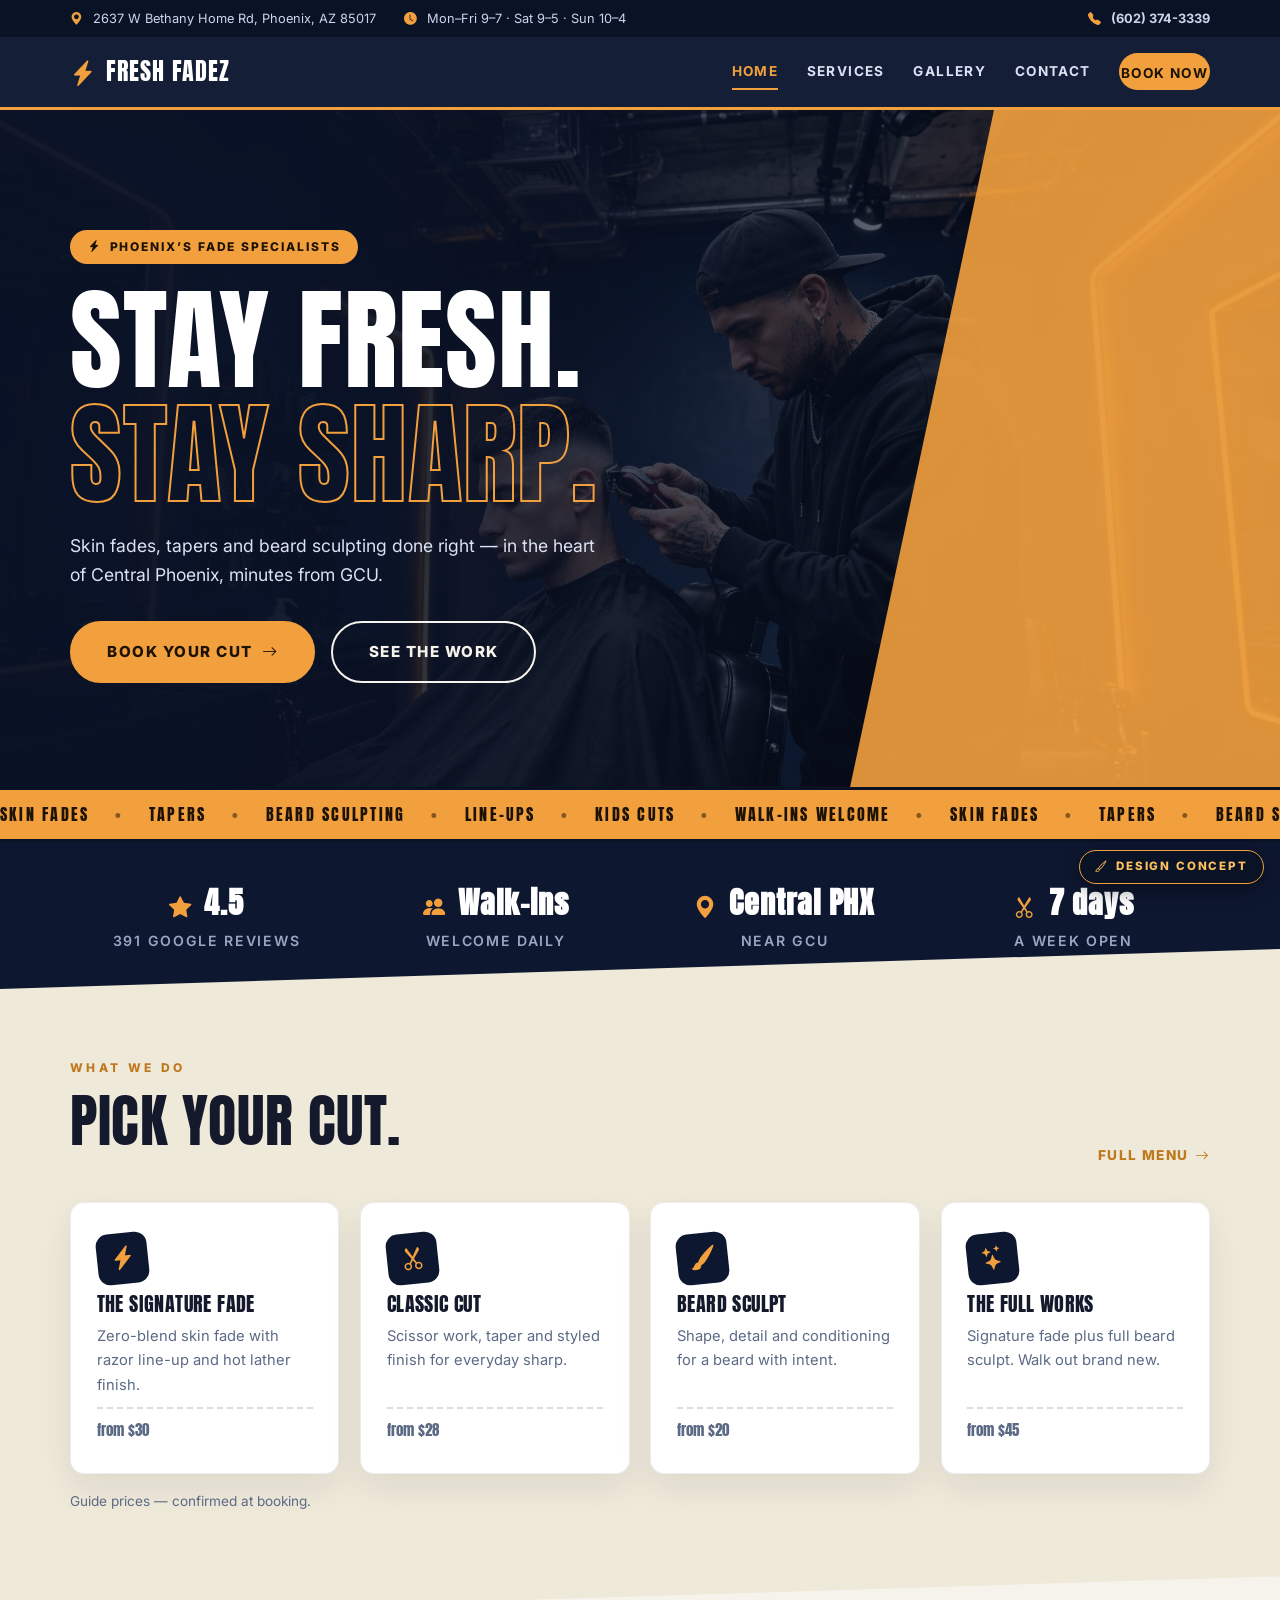
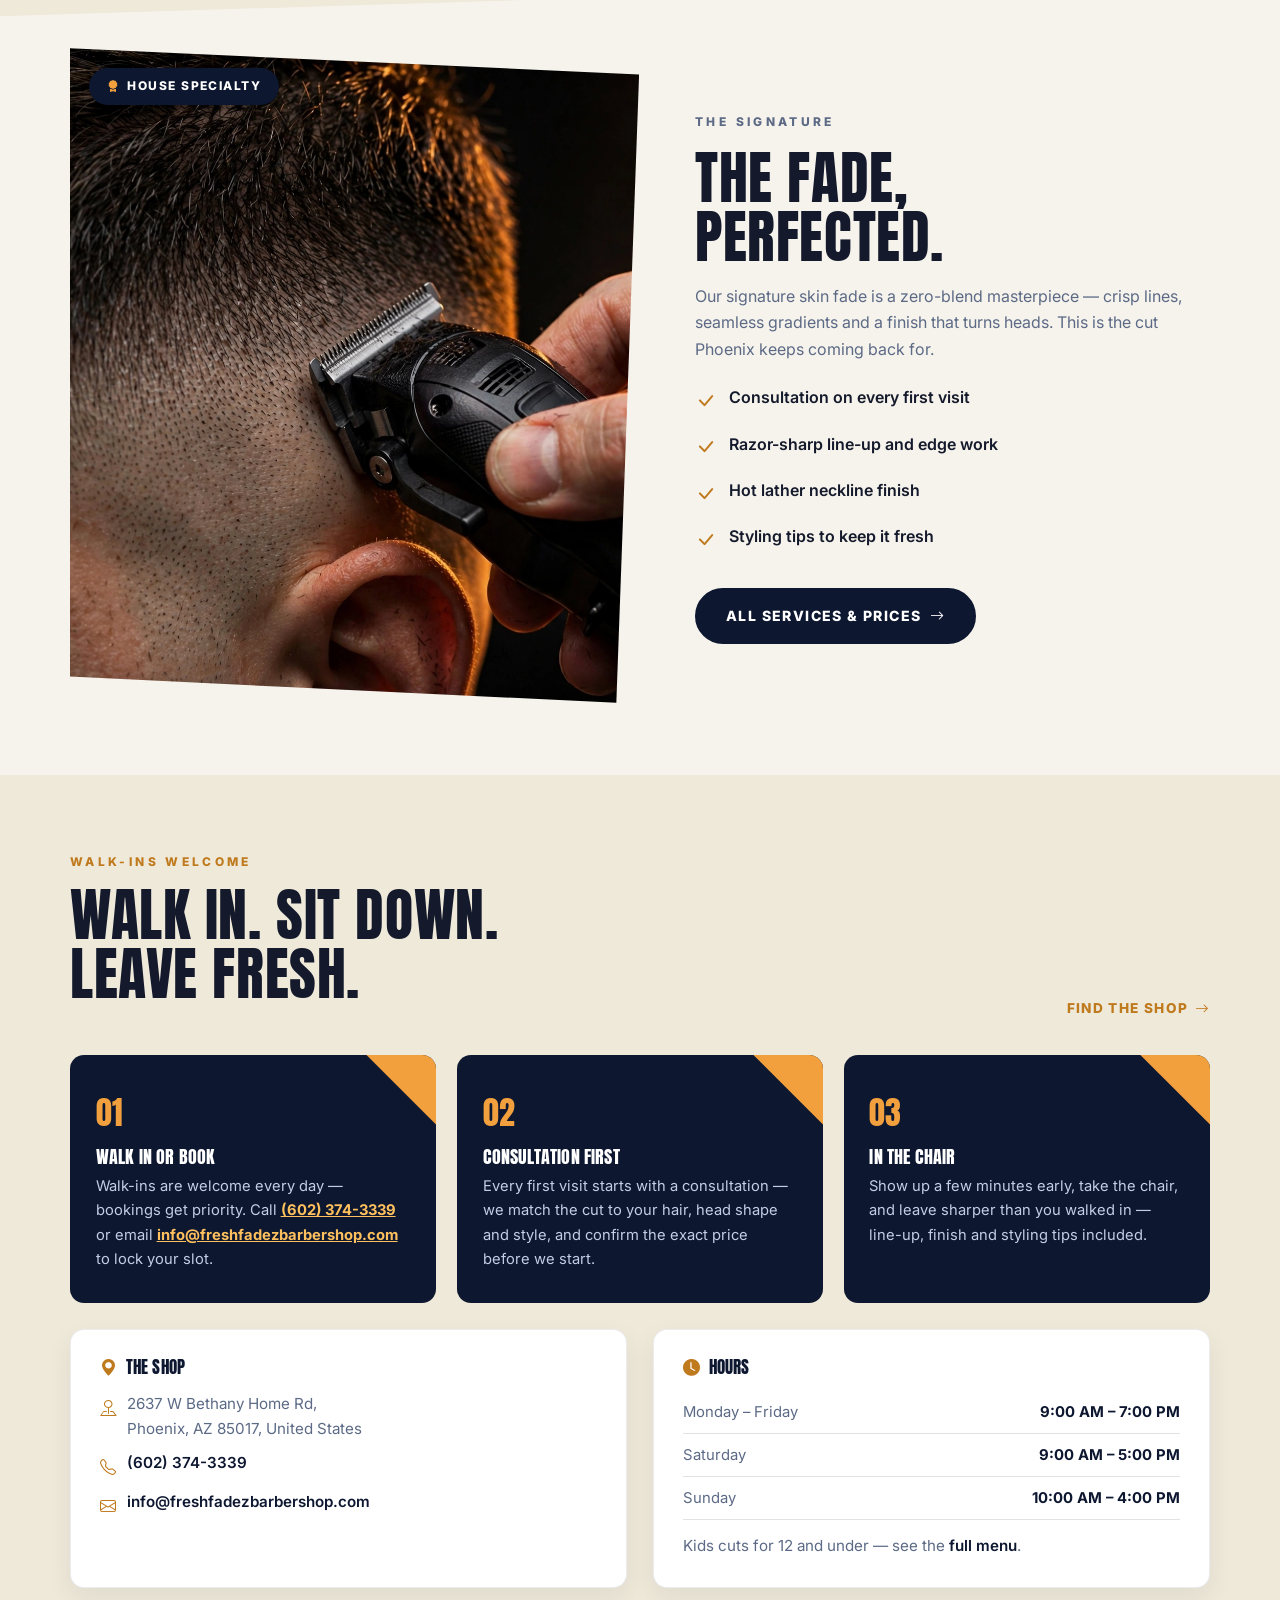
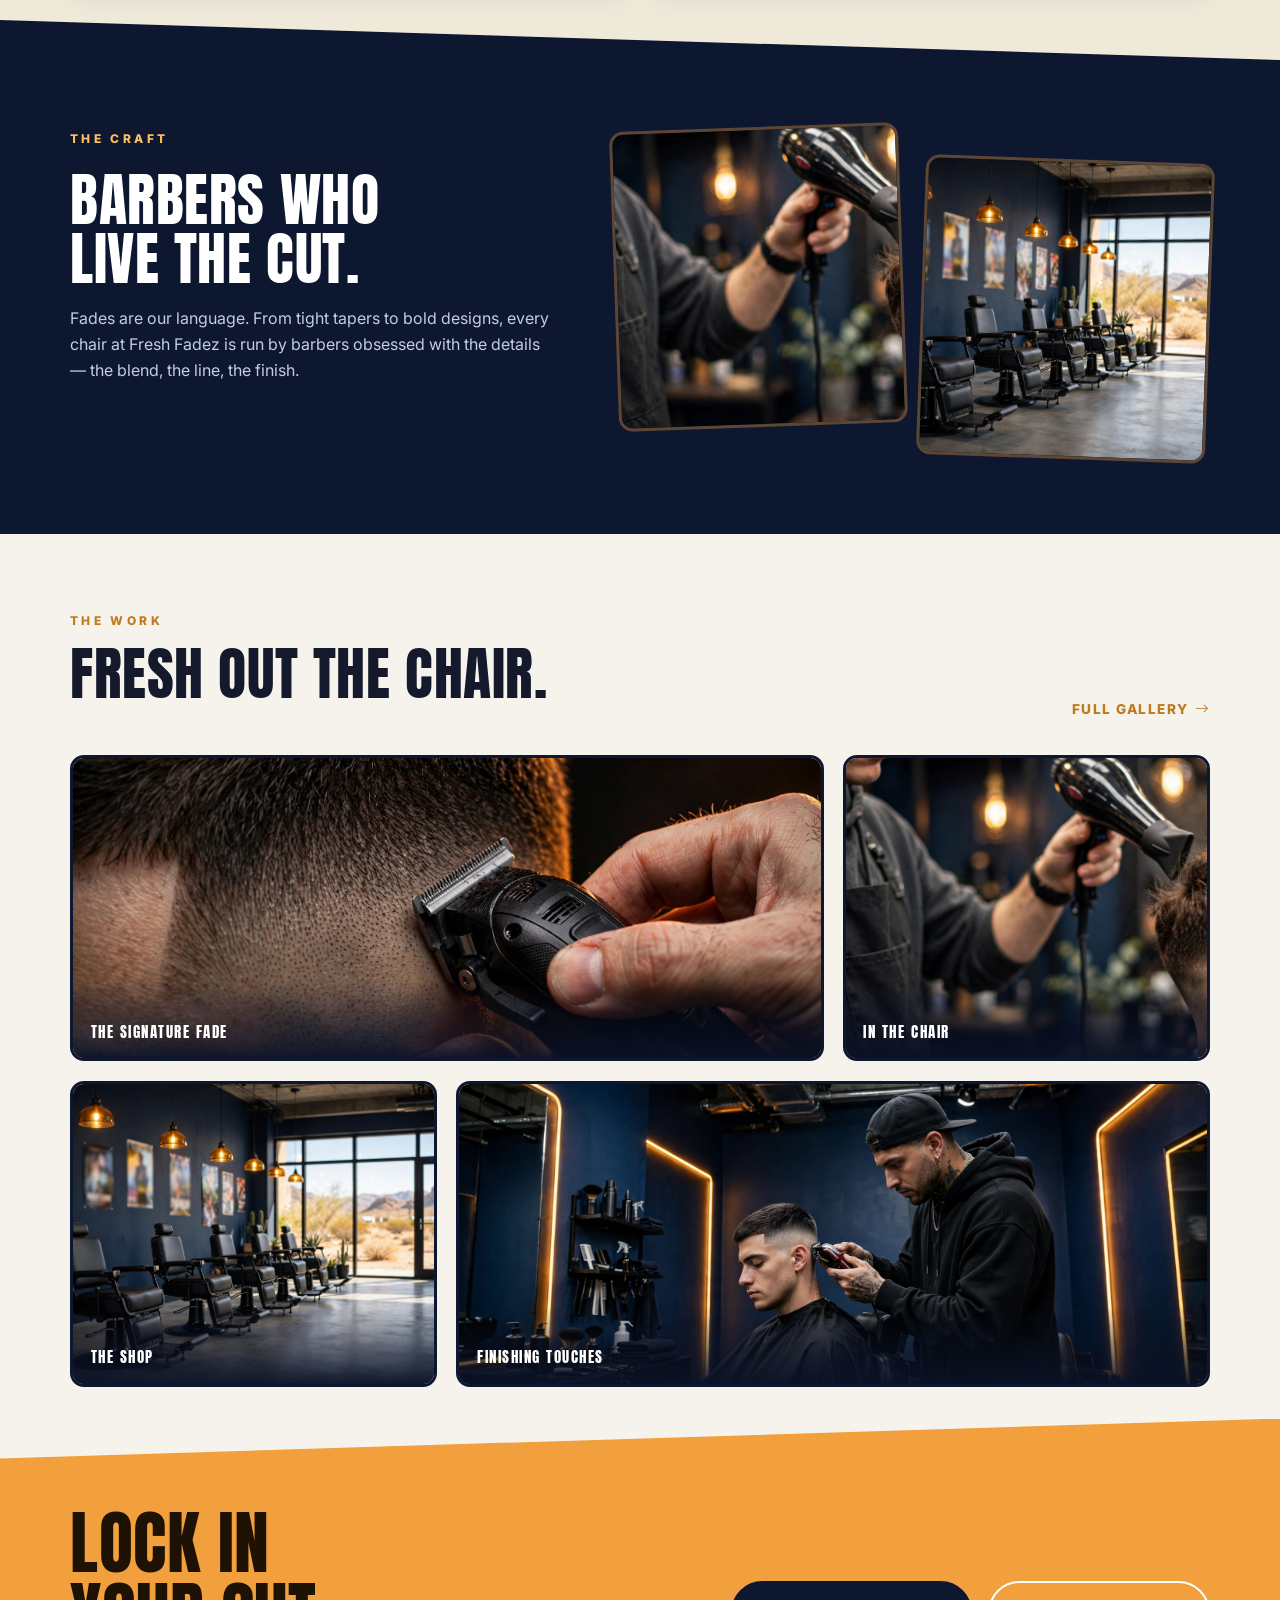
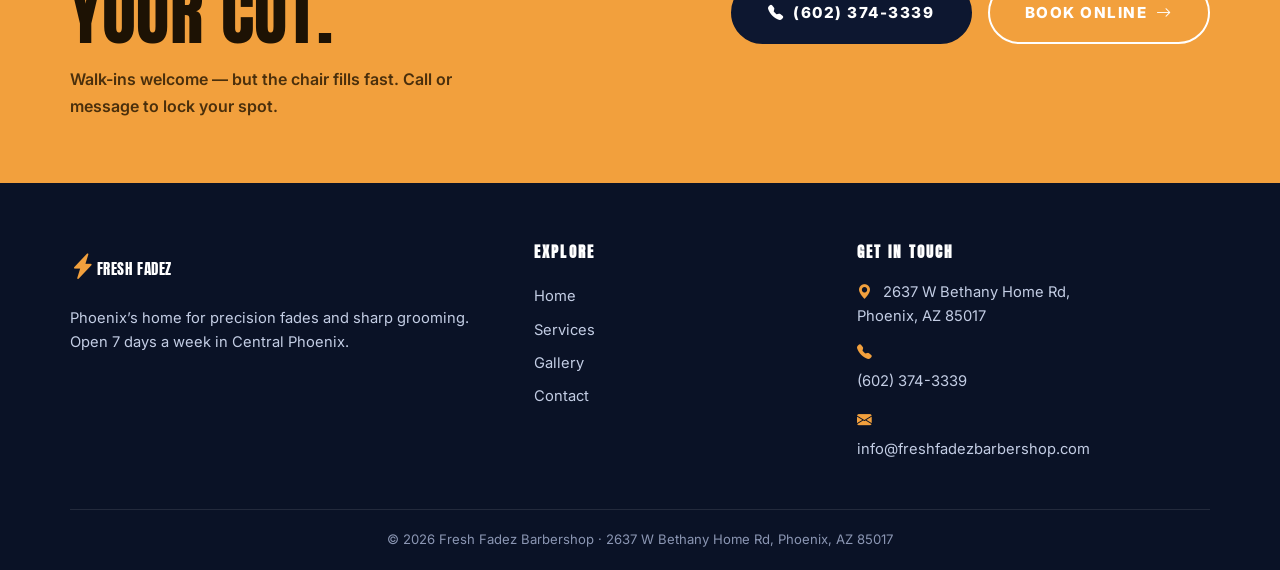
<file: index.html>
<!DOCTYPE html>
<html lang="en-US">
<head>
<meta charset="UTF-8">
<meta name="viewport" content="width=device-width, initial-scale=1.0">
<title>Fresh Fadez Barbershop — Sharp Fades in Phoenix, AZ</title>
<meta name="description" content="Fresh Fadez Barbershop, 2637 W Bethany Home Rd, Phoenix AZ. Skin fades, classic cuts and beard sculpting near GCU and Central Phoenix. Walk-ins welcome — book your cut.">
<link rel="stylesheet" href="styles.css">
<link rel="preconnect" href="https://fonts.googleapis.com">
<link rel="preconnect" href="https://fonts.gstatic.com" crossorigin>
<link href="https://fonts.googleapis.com/css2?family=Anton&family=Inter:wght@400;500;600;700;800&display=swap" rel="stylesheet">
<link rel="stylesheet" href="https://cdn.jsdelivr.net/npm/bootstrap-icons@1.11.3/font/bootstrap-icons.min.css">
</head>
<body>

<div class="utility-strip">
  <div class="wrap util-inner">
    <span><i class="bi bi-geo-alt-fill"></i> 2637 W Bethany Home Rd, Phoenix, AZ 85017</span>
    <span><i class="bi bi-clock-fill"></i> Mon&ndash;Fri 9&ndash;7 &middot; Sat 9&ndash;5 &middot; Sun 10&ndash;4</span>
    <span class="util-right"><i class="bi bi-telephone-fill"></i> <a href="tel:+16023743339">(602) 374-3339</a></span>
  </div>
</div>

<header class="site-header">
  <div class="wrap header-inner">
    <a class="brand" href="index.html"><i class="bi bi-lightning-charge-fill"></i><span>FRESH&nbsp;FADEZ</span></a>
    <button class="nav-toggle" aria-label="Open menu" aria-expanded="false"><i class="bi bi-list"></i></button>
    <nav class="nav-links" aria-label="Main navigation">
      <a href="index.html" class="active">Home</a>
      <a href="services.html">Services</a>
      <a href="gallery.html">Gallery</a>
      <a href="contact.html">Contact</a>
      <a href="contact.html#book" class="btn btn-amber nav-cta">Book now</a>
    </nav>
  </div>
</header>

<main>
  <!-- HERO -->
  <section class="hero">
    <div class="hero-slash" aria-hidden="true"></div>
    <div class="wrap hero-inner">
      <p class="hero-tag"><i class="bi bi-lightning-charge-fill"></i> Phoenix&rsquo;s fade specialists</p>
      <h1>STAY FRESH.<br><span class="outline">STAY SHARP.</span></h1>
      <p class="lede">Skin fades, tapers and beard sculpting done right &mdash; in the heart of Central Phoenix, minutes from GCU.</p>
      <div class="cta-row">
        <a class="btn btn-amber btn-lg" href="contact.html#book">Book your cut <i class="bi bi-arrow-right"></i></a>
        <a class="btn btn-ghost btn-lg" href="gallery.html">See the work</a>
      </div>
    </div>
  </section>

  <!-- TICKER -->
  <div class="ticker" aria-hidden="true">
    <div class="ticker-track">
      <span>Skin fades</span><span class="tick-dot">&bull;</span><span>Tapers</span><span class="tick-dot">&bull;</span><span>Beard sculpting</span><span class="tick-dot">&bull;</span><span>Line-ups</span><span class="tick-dot">&bull;</span><span>Kids cuts</span><span class="tick-dot">&bull;</span><span>Walk-ins welcome</span><span class="tick-dot">&bull;</span>
      <span>Skin fades</span><span class="tick-dot">&bull;</span><span>Tapers</span><span class="tick-dot">&bull;</span><span>Beard sculpting</span><span class="tick-dot">&bull;</span><span>Line-ups</span><span class="tick-dot">&bull;</span><span>Kids cuts</span><span class="tick-dot">&bull;</span><span>Walk-ins welcome</span><span class="tick-dot">&bull;</span>
    </div>
  </div>

  <!-- STATS BAND -->
  <section class="stats">
    <div class="wrap stats-grid">
      <div class="stat"><strong><i class="bi bi-star-fill"></i> 4.5</strong><span>391 Google reviews</span></div>
      <div class="stat"><strong><i class="bi bi-people-fill"></i> Walk-ins</strong><span>welcome daily</span></div>
      <div class="stat"><strong><i class="bi bi-geo-alt-fill"></i> Central PHX</strong><span>near GCU</span></div>
      <div class="stat"><strong><i class="bi bi-scissors"></i> 7 days</strong><span>a week open</span></div>
    </div>
  </section>

  <!-- SERVICE CARDS -->
  <section class="section cards-section">
    <div class="wrap">
      <div class="section-head">
        <div>
          <p class="kicker">What we do</p>
          <h2>Pick your cut.</h2>
        </div>
        <a class="link-more" href="services.html">Full menu <i class="bi bi-arrow-right"></i></a>
      </div>
      <div class="cards">
        <article class="card">
          <span class="card-icon"><i class="bi bi-lightning-charge-fill"></i></span>
          <h3>The Signature Fade</h3>
          <p>Zero-blend skin fade with razor line-up and hot lather finish.</p>
          <p class="card-price">from $30</p>
        </article>
        <article class="card">
          <span class="card-icon"><i class="bi bi-scissors"></i></span>
          <h3>Classic Cut</h3>
          <p>Scissor work, taper and styled finish for everyday sharp.</p>
          <p class="card-price">from $28</p>
        </article>
        <article class="card">
          <span class="card-icon"><i class="bi bi-brush-fill"></i></span>
          <h3>Beard Sculpt</h3>
          <p>Shape, detail and conditioning for a beard with intent.</p>
          <p class="card-price">from $20</p>
        </article>
        <article class="card">
          <span class="card-icon"><i class="bi bi-stars"></i></span>
          <h3>The Full Works</h3>
          <p>Signature fade plus full beard sculpt. Walk out brand new.</p>
          <p class="card-price">from $45</p>
        </article>
      </div>
      <p class="fineprint">Guide prices &mdash; confirmed at booking.</p>
    </div>
  </section>

  <!-- SIGNATURE FADE FEATURE -->
  <section class="section feature">
    <div class="wrap feature-grid">
      <div class="feature-img">
        <img src="images/fade.webp" alt="Close-up of a precision skin fade at Fresh Fadez Barbershop">
        <span class="feature-flag"><i class="bi bi-award-fill"></i> House specialty</span>
      </div>
      <div class="feature-copy">
        <p class="kicker">The signature</p>
        <h2>The fade,<br>perfected.</h2>
        <p>Our signature skin fade is a zero-blend masterpiece &mdash; crisp lines, seamless gradients and a finish that turns heads. This is the cut Phoenix keeps coming back for.</p>
        <ul class="check-list">
          <li><i class="bi bi-check-lg"></i> Consultation on every first visit</li>
          <li><i class="bi bi-check-lg"></i> Razor-sharp line-up and edge work</li>
          <li><i class="bi bi-check-lg"></i> Hot lather neckline finish</li>
          <li><i class="bi bi-check-lg"></i> Styling tips to keep it fresh</li>
        </ul>
        <a class="btn btn-navy" href="services.html">All services &amp; prices <i class="bi bi-arrow-right"></i></a>
      </div>
    </div>
  </section>

  <!-- WALK-IN FLOW & HOURS -->
  <section class="section steps-home">
    <div class="wrap">
      <div class="section-head">
        <div>
          <p class="kicker">Walk-ins welcome</p>
          <h2>Walk in. Sit down.<br>Leave fresh.</h2>
        </div>
        <a class="link-more" href="contact.html">Find the shop <i class="bi bi-arrow-right"></i></a>
      </div>
      <div class="steps" style="margin-top:0">
        <div class="step">
          <p class="num">01</p>
          <h3>Walk in or book</h3>
          <p>Walk-ins are welcome every day &mdash; bookings get priority. Call <a href="tel:+16023743339">(602) 374-3339</a> or email <a href="mailto:info@freshfadezbarbershop.com">info@freshfadezbarbershop.com</a> to lock your slot.</p>
        </div>
        <div class="step">
          <p class="num">02</p>
          <h3>Consultation first</h3>
          <p>Every first visit starts with a consultation &mdash; we match the cut to your hair, head shape and style, and confirm the exact price before we start.</p>
        </div>
        <div class="step">
          <p class="num">03</p>
          <h3>In the chair</h3>
          <p>Show up a few minutes early, take the chair, and leave sharper than you walked in &mdash; line-up, finish and styling tips included.</p>
        </div>
      </div>
      <div class="visit-grid" style="margin-top:1.6rem">
        <div class="contact-card">
          <h3><i class="bi bi-geo-alt-fill"></i> The shop</h3>
          <div class="rowline"><i class="bi bi-pin-map"></i><p>2637 W Bethany Home Rd,<br>Phoenix, AZ 85017, United States</p></div>
          <div class="rowline"><i class="bi bi-telephone"></i><p><a href="tel:+16023743339">(602) 374-3339</a></p></div>
          <div class="rowline"><i class="bi bi-envelope"></i><p><a href="mailto:info@freshfadezbarbershop.com">info@freshfadezbarbershop.com</a></p></div>
        </div>
        <div class="contact-card">
          <h3><i class="bi bi-clock-fill"></i> Hours</h3>
          <table class="hours-table">
            <tr><td>Monday &ndash; Friday</td><td>9:00 AM &ndash; 7:00 PM</td></tr>
            <tr><td>Saturday</td><td>9:00 AM &ndash; 5:00 PM</td></tr>
            <tr><td>Sunday</td><td>10:00 AM &ndash; 4:00 PM</td></tr>
          </table>
          <p style="margin-top:.8rem">Kids cuts for 12 and under &mdash; see the <a href="services.html">full menu</a>.</p>
        </div>
      </div>
    </div>
  </section>

  <!-- CRAFT STRIP -->
  <section class="section craft">
    <div class="wrap craft-grid">
      <div class="craft-copy">
        <p class="kicker">The craft</p>
        <h2>Barbers who<br>live the cut.</h2>
        <p>Fades are our language. From tight tapers to bold designs, every chair at Fresh Fadez is run by barbers obsessed with the details &mdash; the blend, the line, the finish.</p>
        <a class="btn btn-ghost-dark" href="gallery.html">Browse the gallery <i class="bi bi-arrow-right"></i></a>
      </div>
      <div class="craft-imgs">
        <img src="images/barber.webp" alt="Barber styling a client's cut at Fresh Fadez">
        <img src="images/interior.webp" alt="Inside Fresh Fadez Barbershop in Phoenix">
      </div>
    </div>
  </section>

  <!-- GALLERY PREVIEW -->
  <section class="section gallery-preview">
    <div class="wrap">
      <div class="section-head">
        <div>
          <p class="kicker">The work</p>
          <h2>Fresh out the chair.</h2>
        </div>
        <a class="link-more" href="gallery.html">Full gallery <i class="bi bi-arrow-right"></i></a>
      </div>
      <div class="gallery-grid">
        <figure class="g-item g-a">
          <img src="images/fade.webp" alt="Close-up of a precision skin fade at Fresh Fadez">
          <figcaption>The signature fade</figcaption>
        </figure>
        <figure class="g-item g-b">
          <img src="images/barber.webp" alt="Barber styling a client's cut at Fresh Fadez">
          <figcaption>In the chair</figcaption>
        </figure>
        <figure class="g-item g-c">
          <img src="images/interior.webp" alt="Inside Fresh Fadez Barbershop in Phoenix">
          <figcaption>The shop</figcaption>
        </figure>
        <figure class="g-item g-d">
          <img src="images/hero.webp" alt="Barber finishing a sharp fade at Fresh Fadez">
          <figcaption>Finishing touches</figcaption>
        </figure>
      </div>
    </div>
  </section>

  <!-- BOOKING CTA BAND -->
  <section class="cta-band">
    <div class="wrap cta-inner">
      <div>
        <h2>LOCK IN<br>YOUR CUT.</h2>
        <p>Walk-ins welcome &mdash; but the chair fills fast. Call or message to lock your spot.</p>
      </div>
      <div class="cta-actions">
        <a class="btn btn-navy btn-lg" href="tel:+16023743339"><i class="bi bi-telephone-fill"></i> (602) 374-3339</a>
        <a class="btn btn-ghost-light btn-lg" href="contact.html#book">Book online <i class="bi bi-arrow-right"></i></a>
      </div>
    </div>
  </section>
</main>

<footer class="site-footer">
  <div class="wrap footer-grid">
    <div class="f-col">
      <a class="brand" href="index.html"><i class="bi bi-lightning-charge-fill"></i><span>FRESH&nbsp;FADEZ</span></a>
      <p>Phoenix&rsquo;s home for precision fades and sharp grooming. Open 7 days a week in Central Phoenix.</p>
    </div>
    <div class="f-col">
      <h4>Explore</h4>
      <a href="index.html">Home</a>
      <a href="services.html">Services</a>
      <a href="gallery.html">Gallery</a>
      <a href="contact.html">Contact</a>
    </div>
    <div class="f-col">
      <h4>Get in touch</h4>
      <p><i class="bi bi-geo-alt-fill"></i> 2637 W Bethany Home Rd,<br>Phoenix, AZ 85017</p>
      <p><i class="bi bi-telephone-fill"></i> <a href="tel:+16023743339">(602) 374-3339</a></p>
      <p><i class="bi bi-envelope-fill"></i> <a href="mailto:info@freshfadezbarbershop.com">info@freshfadezbarbershop.com</a></p>
    </div>
  </div>
  <div class="wrap footer-bottom">
    <p>&copy; 2026 Fresh Fadez Barbershop &middot; 2637 W Bethany Home Rd, Phoenix, AZ 85017</p>
  </div>
</footer>

<span class="concept-badge"><i class="bi bi-brush"></i> Design concept</span>
<script src="menu.js"></script>
</body>
</html>
</file>
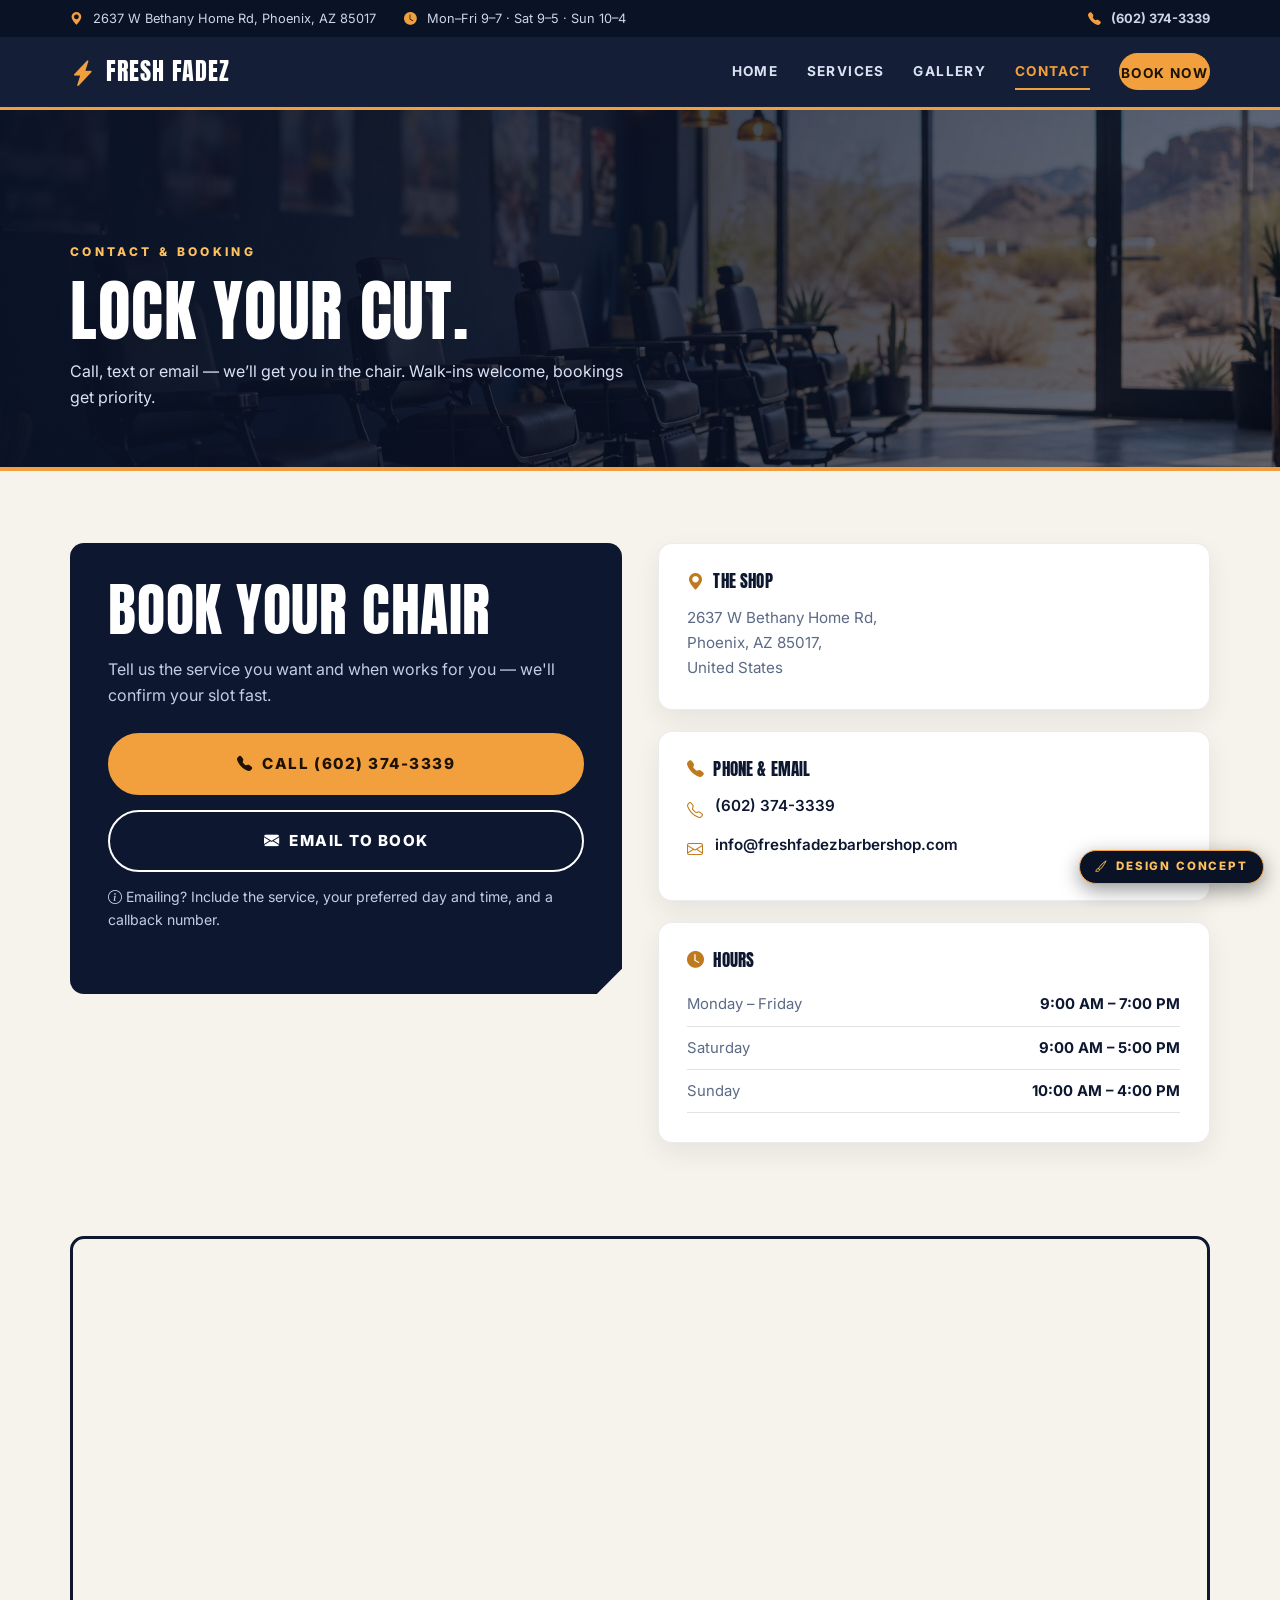
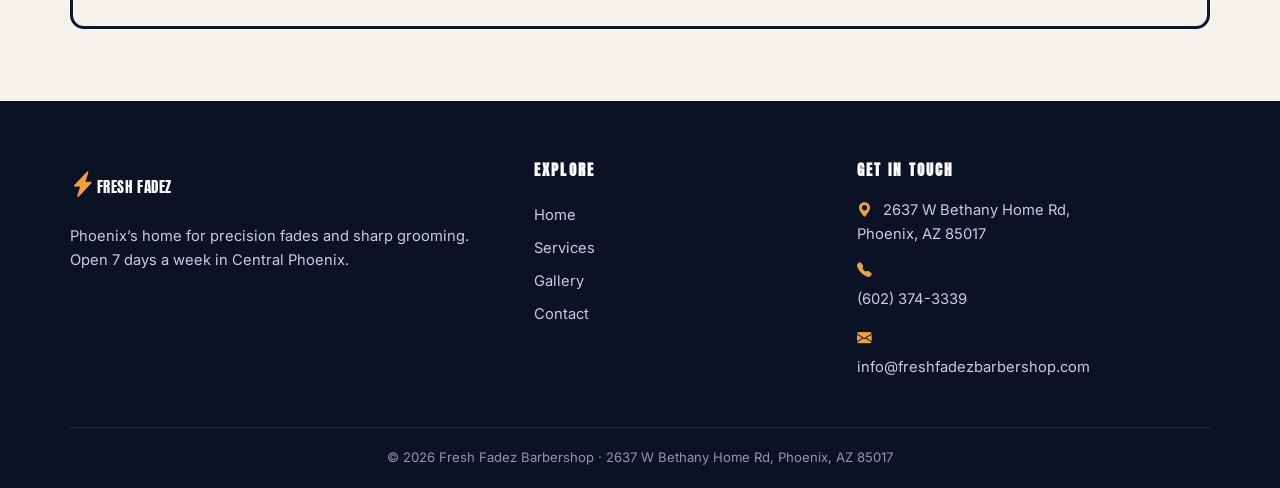
<file: contact.html>
<!DOCTYPE html>
<html lang="en-US">
<head>
<meta charset="UTF-8">
<meta name="viewport" content="width=device-width, initial-scale=1.0">
<title>Contact &amp; Booking — Fresh Fadez Barbershop, Phoenix AZ</title>
<meta name="description" content="Book your cut at Fresh Fadez Barbershop, 2637 W Bethany Home Rd, Phoenix AZ 85017. Call (602) 374-3339 or email info@freshfadezbarbershop.com. Open 7 days.">
<link rel="stylesheet" href="styles.css">
<link rel="preconnect" href="https://fonts.googleapis.com">
<link rel="preconnect" href="https://fonts.gstatic.com" crossorigin>
<link href="https://fonts.googleapis.com/css2?family=Anton&family=Inter:wght@400;500;600;700;800&display=swap" rel="stylesheet">
<link rel="stylesheet" href="https://cdn.jsdelivr.net/npm/bootstrap-icons@1.11.3/font/bootstrap-icons.min.css">
</head>
<body>

<div class="utility-strip">
  <div class="wrap util-inner">
    <span><i class="bi bi-geo-alt-fill"></i> 2637 W Bethany Home Rd, Phoenix, AZ 85017</span>
    <span><i class="bi bi-clock-fill"></i> Mon&ndash;Fri 9&ndash;7 &middot; Sat 9&ndash;5 &middot; Sun 10&ndash;4</span>
    <span class="util-right"><i class="bi bi-telephone-fill"></i> <a href="tel:+16023743339">(602) 374-3339</a></span>
  </div>
</div>

<header class="site-header">
  <div class="wrap header-inner">
    <a class="brand" href="index.html"><i class="bi bi-lightning-charge-fill"></i><span>FRESH&nbsp;FADEZ</span></a>
    <button class="nav-toggle" aria-label="Open menu" aria-expanded="false"><i class="bi bi-list"></i></button>
    <nav class="nav-links" aria-label="Main navigation">
      <a href="index.html">Home</a>
      <a href="services.html">Services</a>
      <a href="gallery.html">Gallery</a>
      <a href="contact.html" class="active">Contact</a>
      <a href="contact.html#book" class="btn btn-amber nav-cta">Book now</a>
    </nav>
  </div>
</header>

<main>
  <section class="page-hero">
    <div class="wrap">
      <p class="kicker" style="color:var(--amber-2)">Contact &amp; booking</p>
      <h1>Lock your cut.</h1>
      <p>Call, text or email &mdash; we&rsquo;ll get you in the chair. Walk-ins welcome, bookings get priority.</p>
    </div>
  </section>

  <section class="section" id="book">
    <div class="wrap contact-grid">
      <div class="book-panel">
        <h2>Book your chair</h2>
        <p>Tell us the service you want and when works for you — we'll confirm your slot fast.</p>
        <div class="book-actions">
          <a class="btn btn-amber btn-lg" href="tel:+16023743339"><i class="bi bi-telephone-fill"></i> Call (602) 374-3339</a>
          <a class="btn btn-ghost-light btn-lg" href="mailto:info@freshfadezbarbershop.com?subject=Booking%20request%20—%20Fresh%20Fadez"><i class="bi bi-envelope-fill"></i> Email to book</a>
        </div>
        <p class="book-note"><i class="bi bi-info-circle"></i> Emailing? Include the service, your preferred day and time, and a callback number.</p>
      </div>

      <div>
        <div class="contact-card">
          <h3><i class="bi bi-geo-alt-fill"></i> The shop</h3>
          <p>2637 W Bethany Home Rd,<br>Phoenix, AZ 85017,<br>United States</p>
        </div>
        <div class="contact-card">
          <h3><i class="bi bi-telephone-fill"></i> Phone &amp; email</h3>
          <div class="rowline"><i class="bi bi-telephone"></i><p><a href="tel:+16023743339">(602) 374-3339</a></p></div>
          <div class="rowline"><i class="bi bi-envelope"></i><p><a href="mailto:info@freshfadezbarbershop.com">info@freshfadezbarbershop.com</a></p></div>
        </div>
        <div class="contact-card">
          <h3><i class="bi bi-clock-fill"></i> Hours</h3>
          <table class="hours-table">
            <tr><td>Monday &ndash; Friday</td><td>9:00 AM &ndash; 7:00 PM</td></tr>
            <tr><td>Saturday</td><td>9:00 AM &ndash; 5:00 PM</td></tr>
            <tr><td>Sunday</td><td>10:00 AM &ndash; 4:00 PM</td></tr>
          </table>
        </div>
      </div>
    </div>
  </section>

  <section class="section" style="padding-top:0">
    <div class="wrap">
      <div class="map-frame" style="min-height:380px">
        <iframe title="Map — Fresh Fadez Barbershop, 2637 W Bethany Home Rd, Phoenix AZ" src="https://www.google.com/maps?q=2637+W+Bethany+Home+Rd,+Phoenix,+AZ+85017,+USA&amp;output=embed" loading="lazy" referrerpolicy="no-referrer-when-downgrade" style="min-height:380px"></iframe>
      </div>
    </div>
  </section>
</main>

<footer class="site-footer">
  <div class="wrap footer-grid">
    <div class="f-col">
      <a class="brand" href="index.html"><i class="bi bi-lightning-charge-fill"></i><span>FRESH&nbsp;FADEZ</span></a>
      <p>Phoenix&rsquo;s home for precision fades and sharp grooming. Open 7 days a week in Central Phoenix.</p>
    </div>
    <div class="f-col">
      <h4>Explore</h4>
      <a href="index.html">Home</a>
      <a href="services.html">Services</a>
      <a href="gallery.html">Gallery</a>
      <a href="contact.html">Contact</a>
    </div>
    <div class="f-col">
      <h4>Get in touch</h4>
      <p><i class="bi bi-geo-alt-fill"></i> 2637 W Bethany Home Rd,<br>Phoenix, AZ 85017</p>
      <p><i class="bi bi-telephone-fill"></i> <a href="tel:+16023743339">(602) 374-3339</a></p>
      <p><i class="bi bi-envelope-fill"></i> <a href="mailto:info@freshfadezbarbershop.com">info@freshfadezbarbershop.com</a></p>
    </div>
  </div>
  <div class="wrap footer-bottom">
    <p>&copy; 2026 Fresh Fadez Barbershop &middot; 2637 W Bethany Home Rd, Phoenix, AZ 85017</p>
  </div>
</footer>

<span class="concept-badge"><i class="bi bi-brush"></i> Design concept</span>
<script src="menu.js"></script>
</body>
</html>
</file>
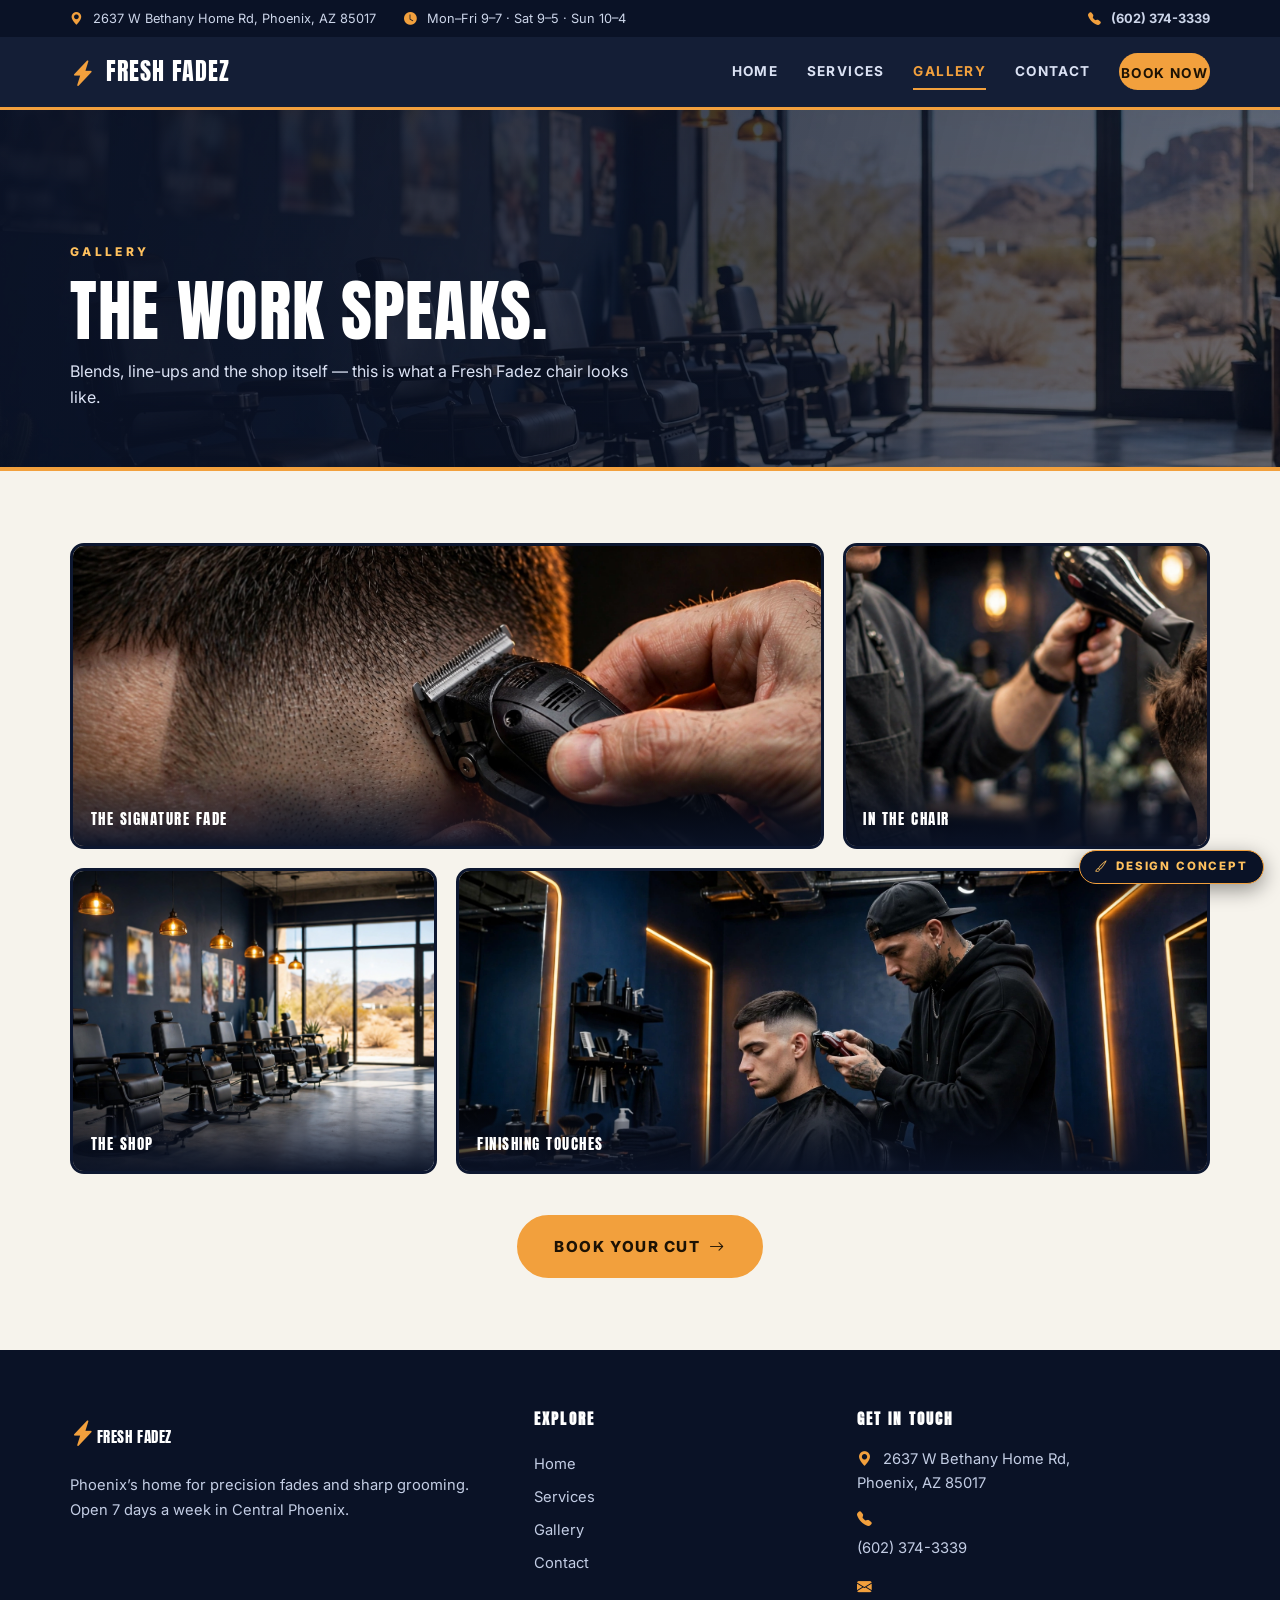
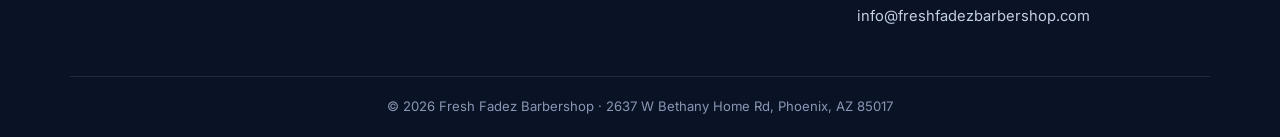
<file: gallery.html>
<!DOCTYPE html>
<html lang="en-US">
<head>
<meta charset="UTF-8">
<meta name="viewport" content="width=device-width, initial-scale=1.0">
<title>Gallery — Fresh Fadez Barbershop, Phoenix AZ</title>
<meta name="description" content="The work speaks for itself: signature fades, sharp line-ups and the shop at Fresh Fadez Barbershop, Phoenix AZ.">
<link rel="stylesheet" href="styles.css">
<link rel="preconnect" href="https://fonts.googleapis.com">
<link rel="preconnect" href="https://fonts.gstatic.com" crossorigin>
<link href="https://fonts.googleapis.com/css2?family=Anton&family=Inter:wght@400;500;600;700;800&display=swap" rel="stylesheet">
<link rel="stylesheet" href="https://cdn.jsdelivr.net/npm/bootstrap-icons@1.11.3/font/bootstrap-icons.min.css">
</head>
<body>

<div class="utility-strip">
  <div class="wrap util-inner">
    <span><i class="bi bi-geo-alt-fill"></i> 2637 W Bethany Home Rd, Phoenix, AZ 85017</span>
    <span><i class="bi bi-clock-fill"></i> Mon&ndash;Fri 9&ndash;7 &middot; Sat 9&ndash;5 &middot; Sun 10&ndash;4</span>
    <span class="util-right"><i class="bi bi-telephone-fill"></i> <a href="tel:+16023743339">(602) 374-3339</a></span>
  </div>
</div>

<header class="site-header">
  <div class="wrap header-inner">
    <a class="brand" href="index.html"><i class="bi bi-lightning-charge-fill"></i><span>FRESH&nbsp;FADEZ</span></a>
    <button class="nav-toggle" aria-label="Open menu" aria-expanded="false"><i class="bi bi-list"></i></button>
    <nav class="nav-links" aria-label="Main navigation">
      <a href="index.html">Home</a>
      <a href="services.html">Services</a>
      <a href="gallery.html" class="active">Gallery</a>
      <a href="contact.html">Contact</a>
      <a href="contact.html#book" class="btn btn-amber nav-cta">Book now</a>
    </nav>
  </div>
</header>

<main>
  <section class="page-hero">
    <div class="wrap">
      <p class="kicker" style="color:var(--amber-2)">Gallery</p>
      <h1>The work speaks.</h1>
      <p>Blends, line-ups and the shop itself — this is what a Fresh Fadez chair looks like.</p>
    </div>
  </section>

  <section class="section">
    <div class="wrap">
      <div class="gallery-grid">
        <figure class="g-item g-a">
          <img src="images/fade.webp" alt="Close-up of a precision skin fade">
          <figcaption>The signature fade</figcaption>
        </figure>
        <figure class="g-item g-b">
          <img src="images/barber.webp" alt="Barber styling a client's cut">
          <figcaption>In the chair</figcaption>
        </figure>
        <figure class="g-item g-c">
          <img src="images/interior.webp" alt="Inside Fresh Fadez Barbershop">
          <figcaption>The shop</figcaption>
        </figure>
        <figure class="g-item g-d">
          <img src="images/hero.webp" alt="Barber finishing a sharp fade at Fresh Fadez">
          <figcaption>Finishing touches</figcaption>
        </figure>
      </div>
      <div style="text-align:center;margin-top:2.6rem">
        <a class="btn btn-amber btn-lg" href="contact.html#book">Book your cut <i class="bi bi-arrow-right"></i></a>
      </div>
    </div>
  </section>
</main>

<footer class="site-footer">
  <div class="wrap footer-grid">
    <div class="f-col">
      <a class="brand" href="index.html"><i class="bi bi-lightning-charge-fill"></i><span>FRESH&nbsp;FADEZ</span></a>
      <p>Phoenix&rsquo;s home for precision fades and sharp grooming. Open 7 days a week in Central Phoenix.</p>
    </div>
    <div class="f-col">
      <h4>Explore</h4>
      <a href="index.html">Home</a>
      <a href="services.html">Services</a>
      <a href="gallery.html">Gallery</a>
      <a href="contact.html">Contact</a>
    </div>
    <div class="f-col">
      <h4>Get in touch</h4>
      <p><i class="bi bi-geo-alt-fill"></i> 2637 W Bethany Home Rd,<br>Phoenix, AZ 85017</p>
      <p><i class="bi bi-telephone-fill"></i> <a href="tel:+16023743339">(602) 374-3339</a></p>
      <p><i class="bi bi-envelope-fill"></i> <a href="mailto:info@freshfadezbarbershop.com">info@freshfadezbarbershop.com</a></p>
    </div>
  </div>
  <div class="wrap footer-bottom">
    <p>&copy; 2026 Fresh Fadez Barbershop &middot; 2637 W Bethany Home Rd, Phoenix, AZ 85017</p>
  </div>
</footer>

<span class="concept-badge"><i class="bi bi-brush"></i> Design concept</span>
<script src="menu.js"></script>
</body>
</html>
</file>
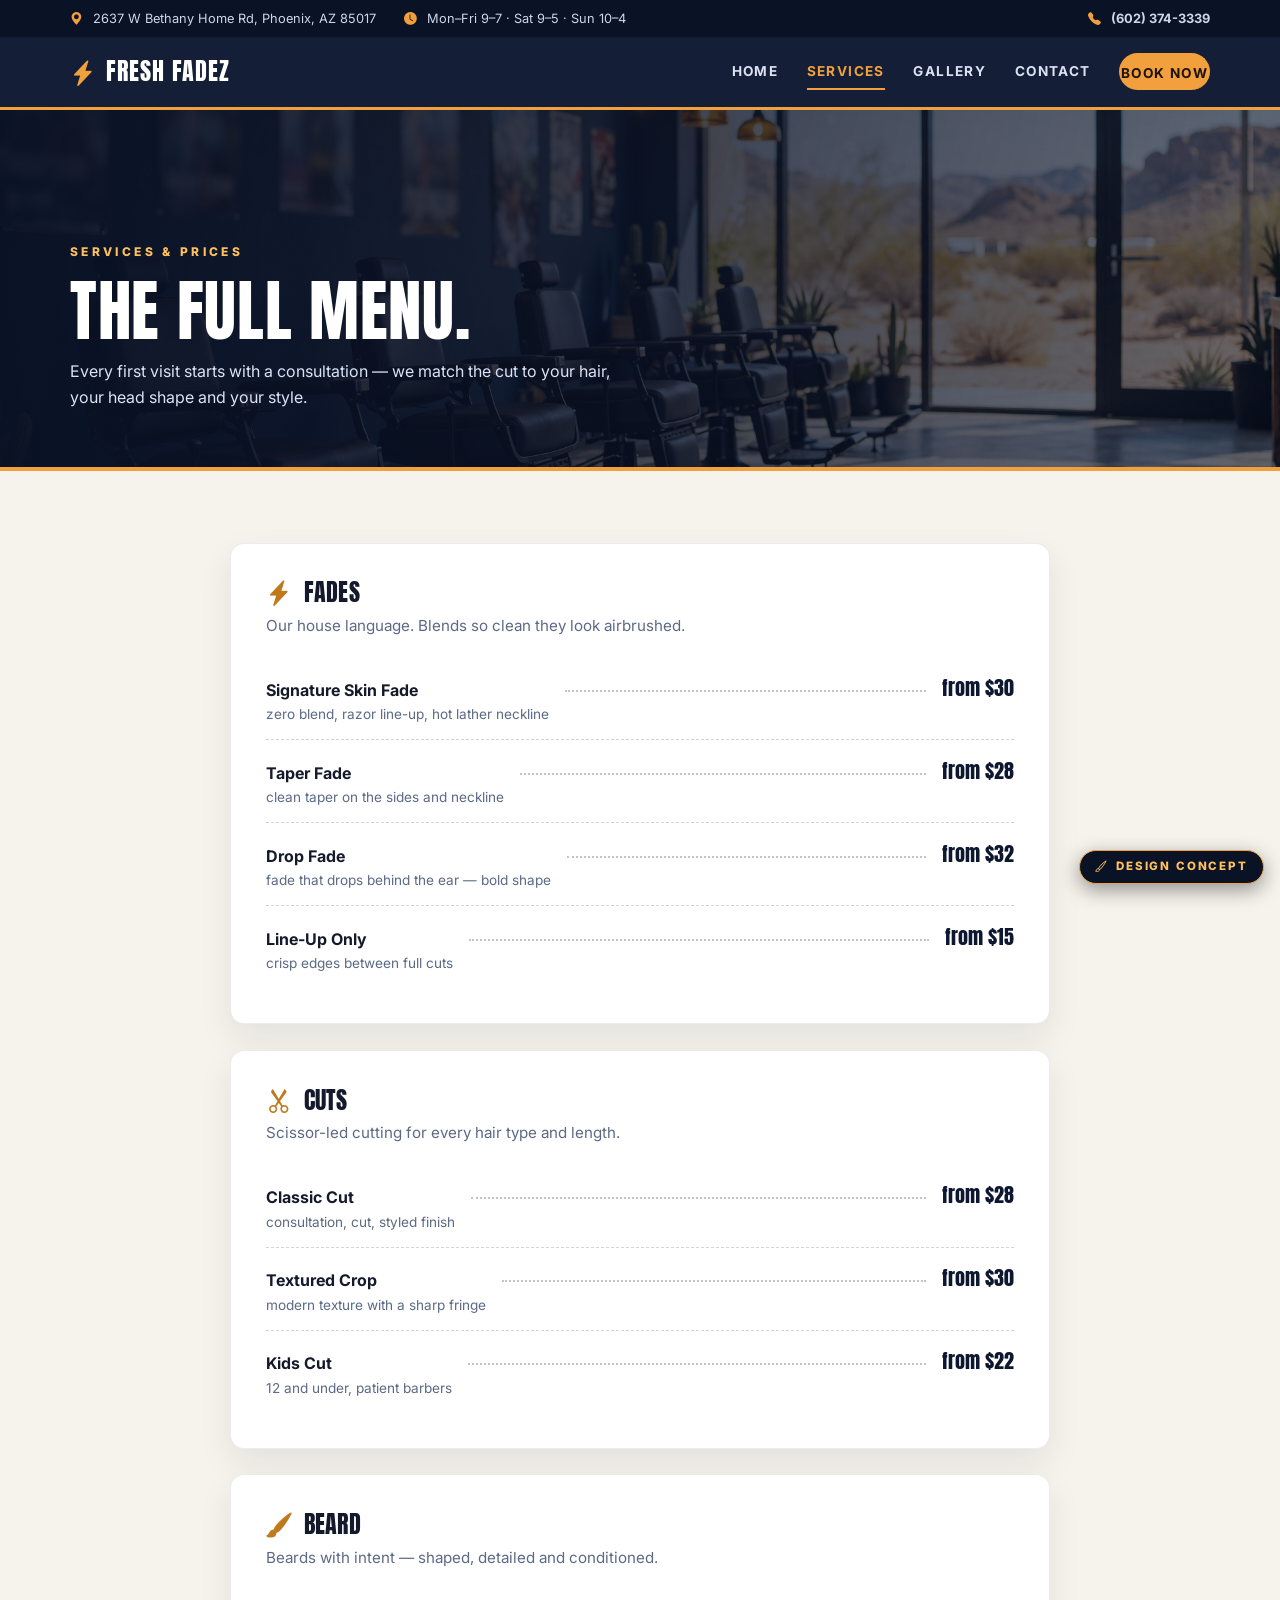
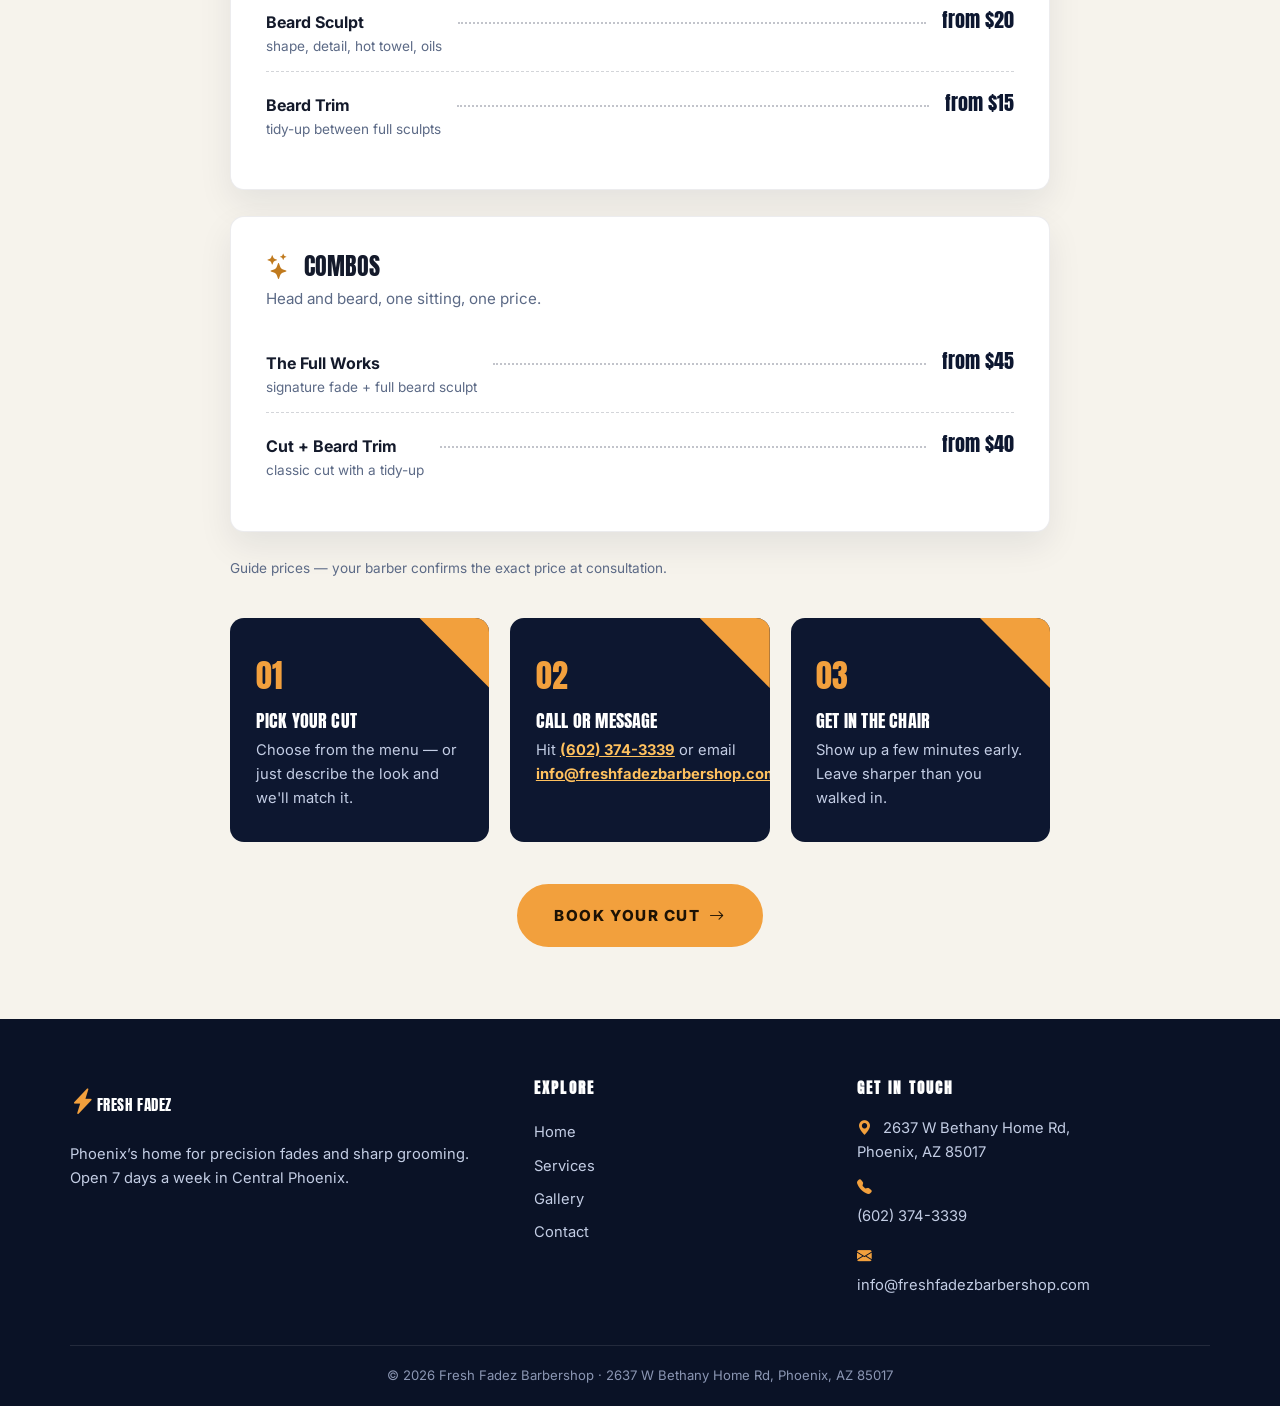
<file: services.html>
<!DOCTYPE html>
<html lang="en-US">
<head>
<meta charset="UTF-8">
<meta name="viewport" content="width=device-width, initial-scale=1.0">
<title>Services &amp; Prices — Fresh Fadez Barbershop, Phoenix AZ</title>
<meta name="description" content="The full service menu at Fresh Fadez Barbershop, Phoenix AZ: signature fades, classic cuts, beard sculpting and more. Guide prices confirmed at booking.">
<link rel="stylesheet" href="styles.css">
<link rel="preconnect" href="https://fonts.googleapis.com">
<link rel="preconnect" href="https://fonts.gstatic.com" crossorigin>
<link href="https://fonts.googleapis.com/css2?family=Anton&family=Inter:wght@400;500;600;700;800&display=swap" rel="stylesheet">
<link rel="stylesheet" href="https://cdn.jsdelivr.net/npm/bootstrap-icons@1.11.3/font/bootstrap-icons.min.css">
</head>
<body>

<div class="utility-strip">
  <div class="wrap util-inner">
    <span><i class="bi bi-geo-alt-fill"></i> 2637 W Bethany Home Rd, Phoenix, AZ 85017</span>
    <span><i class="bi bi-clock-fill"></i> Mon&ndash;Fri 9&ndash;7 &middot; Sat 9&ndash;5 &middot; Sun 10&ndash;4</span>
    <span class="util-right"><i class="bi bi-telephone-fill"></i> <a href="tel:+16023743339">(602) 374-3339</a></span>
  </div>
</div>

<header class="site-header">
  <div class="wrap header-inner">
    <a class="brand" href="index.html"><i class="bi bi-lightning-charge-fill"></i><span>FRESH&nbsp;FADEZ</span></a>
    <button class="nav-toggle" aria-label="Open menu" aria-expanded="false"><i class="bi bi-list"></i></button>
    <nav class="nav-links" aria-label="Main navigation">
      <a href="index.html">Home</a>
      <a href="services.html" class="active">Services</a>
      <a href="gallery.html">Gallery</a>
      <a href="contact.html">Contact</a>
      <a href="contact.html#book" class="btn btn-amber nav-cta">Book now</a>
    </nav>
  </div>
</header>

<main>
  <section class="page-hero">
    <div class="wrap">
      <p class="kicker" style="color:var(--amber-2)">Services &amp; prices</p>
      <h1>The full menu.</h1>
      <p>Every first visit starts with a consultation &mdash; we match the cut to your hair, your head shape and your style.</p>
    </div>
  </section>

  <section class="section">
    <div class="wrap" style="max-width:820px">

      <div class="menu-block">
        <h3><i class="bi bi-lightning-charge-fill"></i> Fades</h3>
        <p>Our house language. Blends so clean they look airbrushed.</p>
        <ul class="menu-rows">
          <li><span class="mr-name">Signature Skin Fade <small>zero blend, razor line-up, hot lather neckline</small></span><span class="mr-dots" aria-hidden="true"></span><span class="mr-price">from $30</span></li>
          <li><span class="mr-name">Taper Fade <small>clean taper on the sides and neckline</small></span><span class="mr-dots" aria-hidden="true"></span><span class="mr-price">from $28</span></li>
          <li><span class="mr-name">Drop Fade <small>fade that drops behind the ear — bold shape</small></span><span class="mr-dots" aria-hidden="true"></span><span class="mr-price">from $32</span></li>
          <li><span class="mr-name">Line-Up Only <small>crisp edges between full cuts</small></span><span class="mr-dots" aria-hidden="true"></span><span class="mr-price">from $15</span></li>
        </ul>
      </div>

      <div class="menu-block">
        <h3><i class="bi bi-scissors"></i> Cuts</h3>
        <p>Scissor-led cutting for every hair type and length.</p>
        <ul class="menu-rows">
          <li><span class="mr-name">Classic Cut <small>consultation, cut, styled finish</small></span><span class="mr-dots" aria-hidden="true"></span><span class="mr-price">from $28</span></li>
          <li><span class="mr-name">Textured Crop <small>modern texture with a sharp fringe</small></span><span class="mr-dots" aria-hidden="true"></span><span class="mr-price">from $30</span></li>
          <li><span class="mr-name">Kids Cut <small>12 and under, patient barbers</small></span><span class="mr-dots" aria-hidden="true"></span><span class="mr-price">from $22</span></li>
        </ul>
      </div>

      <div class="menu-block">
        <h3><i class="bi bi-brush-fill"></i> Beard</h3>
        <p>Beards with intent — shaped, detailed and conditioned.</p>
        <ul class="menu-rows">
          <li><span class="mr-name">Beard Sculpt <small>shape, detail, hot towel, oils</small></span><span class="mr-dots" aria-hidden="true"></span><span class="mr-price">from $20</span></li>
          <li><span class="mr-name">Beard Trim <small>tidy-up between full sculpts</small></span><span class="mr-dots" aria-hidden="true"></span><span class="mr-price">from $15</span></li>
        </ul>
      </div>

      <div class="menu-block">
        <h3><i class="bi bi-stars"></i> Combos</h3>
        <p>Head and beard, one sitting, one price.</p>
        <ul class="menu-rows">
          <li><span class="mr-name">The Full Works <small>signature fade + full beard sculpt</small></span><span class="mr-dots" aria-hidden="true"></span><span class="mr-price">from $45</span></li>
          <li><span class="mr-name">Cut + Beard Trim <small>classic cut with a tidy-up</small></span><span class="mr-dots" aria-hidden="true"></span><span class="mr-price">from $40</span></li>
        </ul>
      </div>

      <p class="fineprint">Guide prices &mdash; your barber confirms the exact price at consultation.</p>

      <div class="steps">
        <div class="step">
          <p class="num">01</p>
          <h3>Pick your cut</h3>
          <p>Choose from the menu — or just describe the look and we'll match it.</p>
        </div>
        <div class="step">
          <p class="num">02</p>
          <h3>Call or message</h3>
          <p>Hit <a href="tel:+16023743339">(602) 374-3339</a> or email <a href="mailto:info@freshfadezbarbershop.com">info@freshfadezbarbershop.com</a>.</p>
        </div>
        <div class="step">
          <p class="num">03</p>
          <h3>Get in the chair</h3>
          <p>Show up a few minutes early. Leave sharper than you walked in.</p>
        </div>
      </div>

      <div style="text-align:center;margin-top:2.6rem">
        <a class="btn btn-amber btn-lg" href="contact.html#book">Book your cut <i class="bi bi-arrow-right"></i></a>
      </div>
    </div>
  </section>
</main>

<footer class="site-footer">
  <div class="wrap footer-grid">
    <div class="f-col">
      <a class="brand" href="index.html"><i class="bi bi-lightning-charge-fill"></i><span>FRESH&nbsp;FADEZ</span></a>
      <p>Phoenix&rsquo;s home for precision fades and sharp grooming. Open 7 days a week in Central Phoenix.</p>
    </div>
    <div class="f-col">
      <h4>Explore</h4>
      <a href="index.html">Home</a>
      <a href="services.html">Services</a>
      <a href="gallery.html">Gallery</a>
      <a href="contact.html">Contact</a>
    </div>
    <div class="f-col">
      <h4>Get in touch</h4>
      <p><i class="bi bi-geo-alt-fill"></i> 2637 W Bethany Home Rd,<br>Phoenix, AZ 85017</p>
      <p><i class="bi bi-telephone-fill"></i> <a href="tel:+16023743339">(602) 374-3339</a></p>
      <p><i class="bi bi-envelope-fill"></i> <a href="mailto:info@freshfadezbarbershop.com">info@freshfadezbarbershop.com</a></p>
    </div>
  </div>
  <div class="wrap footer-bottom">
    <p>&copy; 2026 Fresh Fadez Barbershop &middot; 2637 W Bethany Home Rd, Phoenix, AZ 85017</p>
  </div>
</footer>

<span class="concept-badge"><i class="bi bi-brush"></i> Design concept</span>
<script src="menu.js"></script>
</body>
</html>
</file>
<file: styles.css>
/* Fresh Fadez — urban streetwear-edge barber: deep navy + amber + off-white */
:root{
  --navy:#0d1730;
  --navy-2:#122040;
  --navy-3:#0a1226;
  --amber:#f2a03d;
  --amber-2:#ffc15e;
  --paper:#f6f3ec;
  --paper-2:#efe9da;
  --ink:#141a2b;
  --muted:#5c6a86;
  --muted-d:#9aa6c2;
  --line:rgba(242,160,61,.28);
  --radius:14px;
  --font-d:'Anton',sans-serif;
  --font-b:'Inter',sans-serif;
}
*{margin:0;padding:0;box-sizing:border-box}
html{scroll-behavior:smooth}
body{font-family:var(--font-b);background:var(--paper);color:var(--ink);line-height:1.65;-webkit-font-smoothing:antialiased;overflow-x:hidden}
img{max-width:100%;display:block}
a{color:inherit}
.wrap{width:min(1140px,92%);margin:0 auto}
h1,h2,h3{font-family:var(--font-d);font-weight:400;line-height:1.02;letter-spacing:.01em}
h2{font-size:clamp(2.2rem,5.5vw,3.6rem);text-transform:uppercase;margin-bottom:1rem}
.section{padding:4.5rem 0}
.kicker{display:inline-flex;align-items:center;gap:.5rem;font-weight:800;text-transform:uppercase;letter-spacing:.28em;font-size:.75rem;color:#c07a1e;margin-bottom:.9rem}
.lede{font-size:1.1rem;color:var(--muted);max-width:33rem}
.fineprint{color:var(--muted);font-size:.85rem;margin-top:1rem}

/* ---------- buttons ---------- */
.btn{display:inline-flex;align-items:center;gap:.55rem;font-weight:800;text-transform:uppercase;letter-spacing:.1em;font-size:.88rem;text-decoration:none;padding:.9rem 1.8rem;border-radius:99px;border:2px solid transparent;cursor:pointer;transition:transform .18s ease,background .18s ease,color .18s ease}
.btn:hover{transform:translateY(-2px)}
.btn-amber{background:var(--amber);color:#1d1204;border-color:var(--amber)}
.btn-amber:hover{background:var(--amber-2);border-color:var(--amber-2)}
.btn-navy{background:var(--navy);color:#fff;border-color:var(--navy)}
.btn-navy:hover{background:var(--navy-2)}
.btn-ghost{border-color:var(--paper);color:var(--paper)}
.btn-ghost:hover{background:var(--paper);color:var(--navy)}
.btn-ghost-dark{border-color:var(--navy);color:var(--navy)}
.btn-ghost-dark:hover{background:var(--navy);color:#fff}
.btn-ghost-light{border-color:#fff;color:#fff}
.btn-ghost-light:hover{background:#fff;color:var(--navy)}
.btn-lg{padding:1.05rem 2.2rem;font-size:.95rem}
.link-more{font-weight:800;text-transform:uppercase;letter-spacing:.1em;font-size:.85rem;text-decoration:none;color:#c07a1e;display:inline-flex;gap:.4rem;align-items:center}
.link-more:hover{color:var(--navy)}

/* ---------- utility strip ---------- */
.utility-strip{background:var(--navy-3);color:#cdd6ea;font-size:.8rem}
.util-inner{display:flex;gap:1.8rem;align-items:center;padding:.5rem 0}
.util-inner i{color:var(--amber);margin-right:.35rem}
.util-right{margin-left:auto}
.util-right a{text-decoration:none;font-weight:700}

/* ---------- header / nav ---------- */
.site-header{position:sticky;top:0;z-index:1000;background:rgba(13,23,48,.97);backdrop-filter:blur(10px);border-bottom:3px solid var(--amber)}
.header-inner{display:flex;align-items:center;justify-content:space-between;padding:.85rem 0}
.brand{display:flex;align-items:center;gap:.55rem;text-decoration:none;font-family:var(--font-d);font-size:1.5rem;letter-spacing:.04em;color:#fff}
.brand i{color:var(--amber);font-size:1.6rem}
.nav-links{display:flex;align-items:center;gap:1.8rem}
.nav-links a{text-decoration:none;font-weight:700;text-transform:uppercase;letter-spacing:.1em;font-size:.85rem;color:#dbe2f4;padding:.4rem 0;border-bottom:2px solid transparent}
.nav-links a:not(.btn):hover,.nav-links a:not(.btn).active{color:var(--amber);border-bottom-color:var(--amber)}
.nav-cta{color:#1d1204 !important;border-bottom:none !important}
.nav-toggle{display:none;background:var(--amber);border:none;color:#1d1204;font-size:1.5rem;line-height:1;padding:.4rem .65rem;border-radius:8px;cursor:pointer}

/* ---------- hero ---------- */
.hero{position:relative;background:linear-gradient(105deg,rgba(10,18,38,.97) 25%,rgba(10,18,38,.72) 55%,rgba(10,18,38,.35)),url('images/hero.webp') center/cover no-repeat;color:#fff;overflow:hidden}
.hero-inner{position:relative;z-index:2;padding:7.5rem 0 6.5rem}
.hero-slash{position:absolute;top:-10%;right:-6%;width:34%;height:120%;background:var(--amber);transform:skewX(-12deg);opacity:.9;z-index:1}
.hero h1{font-size:clamp(3.4rem,10vw,7rem);text-transform:uppercase;color:#fff}
.hero h1 .outline{color:transparent;-webkit-text-stroke:2px var(--amber)}
.hero-tag{display:inline-flex;align-items:center;gap:.5rem;background:var(--amber);color:#1d1204;font-weight:800;text-transform:uppercase;letter-spacing:.16em;font-size:.75rem;padding:.45rem 1.1rem;border-radius:99px;margin-bottom:1.2rem}
.hero .lede{color:#dbe2f4;margin:1.2rem 0 0}
.cta-row{display:flex;gap:1rem;flex-wrap:wrap;margin-top:2rem}

/* ---------- ticker ---------- */
.ticker{background:var(--amber);overflow:hidden;padding:.7rem 0;border-top:3px solid var(--navy-3);border-bottom:3px solid var(--navy-3)}
.ticker-track{display:flex;gap:1.6rem;white-space:nowrap;animation:tick 22s linear infinite;font-family:var(--font-d);text-transform:uppercase;letter-spacing:.14em;font-size:1rem;color:#1d1204;width:max-content}
.tick-dot{color:#1d1204;opacity:.5}
@keyframes tick{to{transform:translateX(-50%)}}

/* ---------- stats ---------- */
.stats{background:var(--navy);color:#fff}
.stats-grid{display:grid;grid-template-columns:repeat(4,1fr);gap:1rem;padding:1.6rem 0}
.stat{text-align:center;padding:.6rem}
.stat strong{display:block;font-family:var(--font-d);font-size:1.9rem;letter-spacing:.03em}
.stat strong i{color:var(--amber);font-size:1.4rem;margin-right:.3rem}
.stat span{color:var(--muted-d);font-size:.88rem;text-transform:uppercase;letter-spacing:.12em;font-weight:600}

/* ---------- feature ---------- */
.feature{background:var(--paper)}
.feature-grid{display:grid;grid-template-columns:1.05fr .95fr;gap:3.5rem;align-items:center}
.feature-img{position:relative;clip-path:polygon(0 0,100% 4%,96% 100%,0 96%);box-shadow:0 30px 60px rgba(13,23,48,.25)}
.feature-img img{width:100%;height:100%;object-fit:cover;aspect-ratio:4/4.6}
.feature-flag{position:absolute;top:1.2rem;left:1.2rem;background:var(--navy);color:#fff;font-weight:800;text-transform:uppercase;letter-spacing:.12em;font-size:.75rem;padding:.55rem 1.1rem;border-radius:99px;display:inline-flex;gap:.45rem;align-items:center}
.feature-flag i{color:var(--amber)}
.feature-copy p{color:var(--muted);margin-bottom:1.1rem}
.check-list{list-style:none;margin:1.4rem 0 1.9rem;display:grid;gap:.75rem}
.check-list li{display:flex;gap:.8rem;align-items:flex-start;font-weight:600}
.check-list i{color:#c07a1e;font-size:1.3rem}

/* ---------- service cards ---------- */
.cards-section{background:var(--paper-2);clip-path:polygon(0 2.5rem,100% 0,100% calc(100% - 2.5rem),0 100%);padding:6.5rem 0;margin:-2.5rem 0}
.section-head{display:flex;align-items:flex-end;justify-content:space-between;gap:1.5rem;margin-bottom:2.2rem}
.cards{display:grid;grid-template-columns:repeat(4,1fr);gap:1.3rem}
.card{background:#fff;border-radius:var(--radius);padding:1.9rem 1.6rem;border:1px solid rgba(13,23,48,.08);box-shadow:0 14px 34px rgba(13,23,48,.08);transition:transform .2s ease,box-shadow .2s ease;display:flex;flex-direction:column;gap:.6rem}
.card:hover{transform:translateY(-6px) rotate(-.5deg);box-shadow:0 24px 48px rgba(13,23,48,.16)}
.card-icon{width:3.2rem;height:3.2rem;border-radius:12px;background:var(--navy);color:var(--amber);display:flex;align-items:center;justify-content:center;font-size:1.5rem;transform:rotate(-6deg)}
.card h3{font-size:1.25rem;text-transform:uppercase;letter-spacing:.02em}
.card p{color:var(--muted);font-size:.92rem}
.card-price{margin-top:auto;font-family:var(--font-d);font-size:1.4rem;color:var(--navy);padding-top:.6rem;border-top:2px dashed rgba(13,23,48,.15)}

/* ---------- craft ---------- */
.craft{background:var(--navy);color:#fff;clip-path:polygon(0 0,100% 2.5rem,100% 100%,0 100%);padding-top:6.5rem;margin-top:-2.5rem}
.craft .kicker{color:var(--amber-2)}
.craft-grid{display:grid;grid-template-columns:.9fr 1.1fr;gap:3.5rem;align-items:center}
.craft-copy p{color:#c3cde4;margin-bottom:1.4rem}
.craft-imgs{display:grid;grid-template-columns:1fr 1fr;gap:1.2rem}
.craft-imgs img{border-radius:var(--radius);object-fit:cover;height:300px;width:100%;border:3px solid rgba(242,160,61,.35)}
.craft-imgs img:first-child{transform:rotate(-2deg)}
.craft-imgs img:last-child{transform:rotate(2deg);margin-top:2rem}

/* ---------- CTA band ---------- */
.cta-band{background:var(--amber);clip-path:polygon(0 2.5rem,100% 0,100% 100%,0 100%);padding:5.5rem 0 4rem;margin-top:-2.5rem}
.cta-inner{display:flex;align-items:center;justify-content:space-between;gap:2.5rem;flex-wrap:wrap}
.cta-inner h2{color:#1d1204;font-size:clamp(2.6rem,6vw,4.4rem)}
.cta-inner p{color:#4a2f0c;font-weight:600;max-width:26rem;margin-top:.6rem}
.cta-actions{display:flex;gap:1rem;flex-wrap:wrap}

/* ---------- footer ---------- */
.site-footer{background:var(--navy-3);color:#c3cde4}
.footer-grid{display:grid;grid-template-columns:1.2fr .8fr 1fr;gap:2.5rem;padding:3.5rem 0 2rem}
.f-col .brand{margin-bottom:1rem}
.f-col p{font-size:.92rem;margin-bottom:.7rem}
.f-col p i{color:var(--amber);margin-right:.45rem}
.f-col h4{font-family:var(--font-d);color:#fff;text-transform:uppercase;letter-spacing:.14em;font-size:.95rem;margin-bottom:1rem}
.f-col a{display:block;text-decoration:none;font-size:.92rem;padding:.28rem 0}
.f-col a:hover{color:var(--amber)}
.footer-bottom{border-top:1px solid rgba(255,255,255,.1);padding:1.2rem 0;font-size:.82rem;color:#8b96b3;text-align:center}

/* ---------- concept badge ---------- */
.concept-badge{position:fixed;right:1rem;bottom:1rem;z-index:1500;display:inline-flex;align-items:center;gap:.45rem;background:var(--navy-3);color:var(--amber-2);border:1px solid var(--amber);border-radius:99px;padding:.42rem .95rem;font-size:.72rem;font-weight:800;text-transform:uppercase;letter-spacing:.16em;box-shadow:0 6px 20px rgba(0,0,0,.4)}

/* ---------- sub pages ---------- */
.page-hero{background:linear-gradient(105deg,rgba(10,18,38,.96),rgba(10,18,38,.6)),url('images/interior.webp') center/cover;color:#fff;padding:7.5rem 0 3.5rem;border-bottom:4px solid var(--amber)}
.page-hero h1{font-size:clamp(2.6rem,6vw,4.2rem);text-transform:uppercase}
.page-hero p{color:#dbe2f4;max-width:36rem;margin-top:.8rem}

/* menu list (services page) */
.menu-block{background:#fff;border-radius:var(--radius);padding:2.2rem;border:1px solid rgba(13,23,48,.08);box-shadow:0 14px 34px rgba(13,23,48,.08);margin-bottom:1.6rem}
.menu-block h3{font-size:1.5rem;text-transform:uppercase;display:flex;align-items:center;gap:.7rem;margin-bottom:.4rem}
.menu-block h3 i{color:#c07a1e;font-size:1.6rem}
.menu-block>p{color:var(--muted);margin-bottom:1.2rem;font-size:.95rem}
.menu-rows{list-style:none}
.menu-rows li{display:flex;align-items:baseline;gap:1rem;padding:.85rem 0;border-bottom:1px dashed rgba(13,23,48,.18)}
.menu-rows li:last-child{border-bottom:none}
.mr-name{font-weight:700}
.mr-name small{display:block;font-weight:400;color:var(--muted);font-size:.85rem}
.mr-dots{flex:1;border-bottom:2px dotted rgba(13,23,48,.25);transform:translateY(-4px);min-width:1.5rem}
.mr-price{font-family:var(--font-d);font-size:1.25rem;color:var(--navy);white-space:nowrap}

/* steps */
.steps{display:grid;grid-template-columns:repeat(3,1fr);gap:1.3rem;margin-top:2.4rem}
.step{background:var(--navy);color:#fff;border-radius:var(--radius);padding:2rem 1.6rem;position:relative;overflow:hidden}
.step::after{content:"";position:absolute;top:0;right:0;width:70px;height:70px;background:var(--amber);clip-path:polygon(100% 0,0 0,100% 100%)}
.step .num{font-family:var(--font-d);color:var(--amber);font-size:2rem}
.step h3{font-size:1.15rem;text-transform:uppercase;margin:.5rem 0}
.step p{color:#c3cde4;font-size:.92rem}
.step a{color:var(--amber-2);font-weight:700}

/* gallery */
.gallery-grid{display:grid;grid-template-columns:repeat(6,1fr);gap:1.2rem}
.g-item{position:relative;border-radius:var(--radius);overflow:hidden;border:3px solid var(--navy)}
.g-item img{width:100%;height:300px;object-fit:cover;transition:transform .5s ease}
.g-item:hover img{transform:scale(1.06) rotate(.5deg)}
.g-item figcaption{position:absolute;left:0;right:0;bottom:0;padding:2.4rem 1.1rem .9rem;background:linear-gradient(transparent,rgba(10,18,38,.95));color:#fff;font-family:var(--font-d);text-transform:uppercase;letter-spacing:.1em;font-size:.95rem}
.g-a{grid-column:span 4}
.g-b{grid-column:span 2}
.g-c{grid-column:span 2}
.g-d{grid-column:span 4}

/* contact */
.contact-grid{display:grid;grid-template-columns:1fr 1fr;gap:2.2rem;align-items:start}
.book-panel{background:var(--navy);color:#fff;border-radius:var(--radius);padding:2.4rem;clip-path:polygon(0 0,100% 0,100% calc(100% - 1.6rem),calc(100% - 1.6rem) 100%,0 100%)}
.book-panel h2{color:#fff}
.book-panel>p{color:#c3cde4;margin:.8rem 0 1.5rem}
.book-actions{display:grid;gap:.9rem}
.book-actions .btn{justify-content:center}
.book-note{margin-top:1.2rem;font-size:.88rem;color:#9aa6c2}
.contact-card{background:#fff;border-radius:var(--radius);padding:1.8rem;margin-bottom:1.3rem;border:1px solid rgba(13,23,48,.08);box-shadow:0 10px 26px rgba(13,23,48,.07)}
.contact-card h3{font-size:1.05rem;text-transform:uppercase;display:flex;align-items:center;gap:.55rem;margin-bottom:.9rem;color:var(--navy)}
.contact-card h3 i{color:#c07a1e}
.contact-card p,.contact-card a{color:var(--muted);font-size:.95rem}
.contact-card a{text-decoration:none;font-weight:600;color:var(--navy)}
.contact-card a:hover{color:#c07a1e}
.rowline{display:flex;gap:.7rem;align-items:flex-start;margin-bottom:.55rem}
.rowline i{color:#c07a1e;margin-top:.25rem}
.hours-table{width:100%;border-collapse:collapse;font-size:.93rem}
.hours-table td{padding:.55rem 0;border-bottom:1px solid rgba(13,23,48,.12);color:var(--muted)}
.hours-table td:last-child{text-align:right;font-weight:700;color:var(--navy)}
.map-frame{border-radius:var(--radius);overflow:hidden;border:3px solid var(--navy);min-height:340px}
.map-frame iframe{width:100%;height:100%;min-height:340px;border:0}

/* ---------- homepage enrichment: about / steps / gallery preview / FAQ / visit ---------- */
.about-home{background:var(--paper)}
.steps-home{background:var(--paper-2)}
.gallery-preview{background:var(--paper)}
.faq-home{background:var(--paper-2)}
.faq-list{max-width:820px;margin:0 auto;display:grid;gap:1rem}
.faq-item{background:#fff;border:1px solid rgba(13,23,48,.08);border-left:5px solid var(--amber);border-radius:var(--radius);padding:1.25rem 1.6rem;box-shadow:0 10px 26px rgba(13,23,48,.06)}
.faq-item summary{font-family:var(--font-d);text-transform:uppercase;letter-spacing:.04em;font-size:1.05rem;cursor:pointer;list-style:none;display:flex;justify-content:space-between;align-items:center;gap:1rem;color:var(--navy)}
.faq-item summary::-webkit-details-marker{display:none}
.faq-item summary::after{content:"+";color:#c07a1e;font-size:1.5rem;line-height:1;flex-shrink:0}
.faq-item[open ] summary::after{content:"\2212"}
.faq-item p{color:var(--muted);margin-top:.7rem;font-size:.95rem}
.faq-item a{color:#c07a1e;font-weight:700}
.visit-home{background:var(--navy);color:#fff}
.visit-home .kicker{color:var(--amber-2)}
.visit-home h2{color:#fff}
.visit-grid{display:grid;grid-template-columns:1fr 1fr;gap:1.6rem;margin-top:2rem}
.visit-grid .contact-card{margin-bottom:0;height:100%}
@media (max-width:900px){.visit-grid{grid-template-columns:1fr}}

/* ---------- responsive / mobile menu ---------- */
@media (max-width:900px){
  .nav-toggle{display:block;position:relative;z-index:2001}
  .nav-links{position:absolute;top:100%;left:0;right:0;z-index:2000;display:none;flex-direction:column;align-items:stretch;gap:0;background:var(--navy-3);border-bottom:4px solid var(--amber);padding:.6rem 4% 1.4rem;box-shadow:0 30px 50px rgba(0,0,0,.5)}
  .nav-links.open{display:flex}
  .nav-links a{padding:.85rem .4rem;border-bottom:1px solid rgba(255,255,255,.12);font-size:.95rem}
  .nav-links a.nav-cta{margin-top:.9rem;text-align:center;border-bottom:none}
  .util-inner{flex-wrap:wrap;gap:.5rem 1.2rem;font-size:.74rem}
  .util-right{margin-left:0}
  .hero-slash{display:none}
  .stats-grid{grid-template-columns:repeat(2,1fr)}
  .feature-grid,.craft-grid,.contact-grid{grid-template-columns:1fr}
  .cards{grid-template-columns:1fr 1fr}
  .craft-imgs img:last-child{margin-top:0}
  .gallery-grid{grid-template-columns:1fr}
  .g-a,.g-b,.g-c,.g-d{grid-column:span 1}
  .steps{grid-template-columns:1fr}
  .footer-grid{grid-template-columns:1fr}
  .section{padding:3.2rem 0}
  .cards-section{clip-path:none;padding:3.2rem 0;margin:0}
  .craft{clip-path:none;padding-top:3.2rem;margin-top:0}
  .cta-band{clip-path:none;padding:3.5rem 0 3rem;margin-top:0}
}
@media (max-width:560px){
  .cards{grid-template-columns:1fr}
}
</file>
